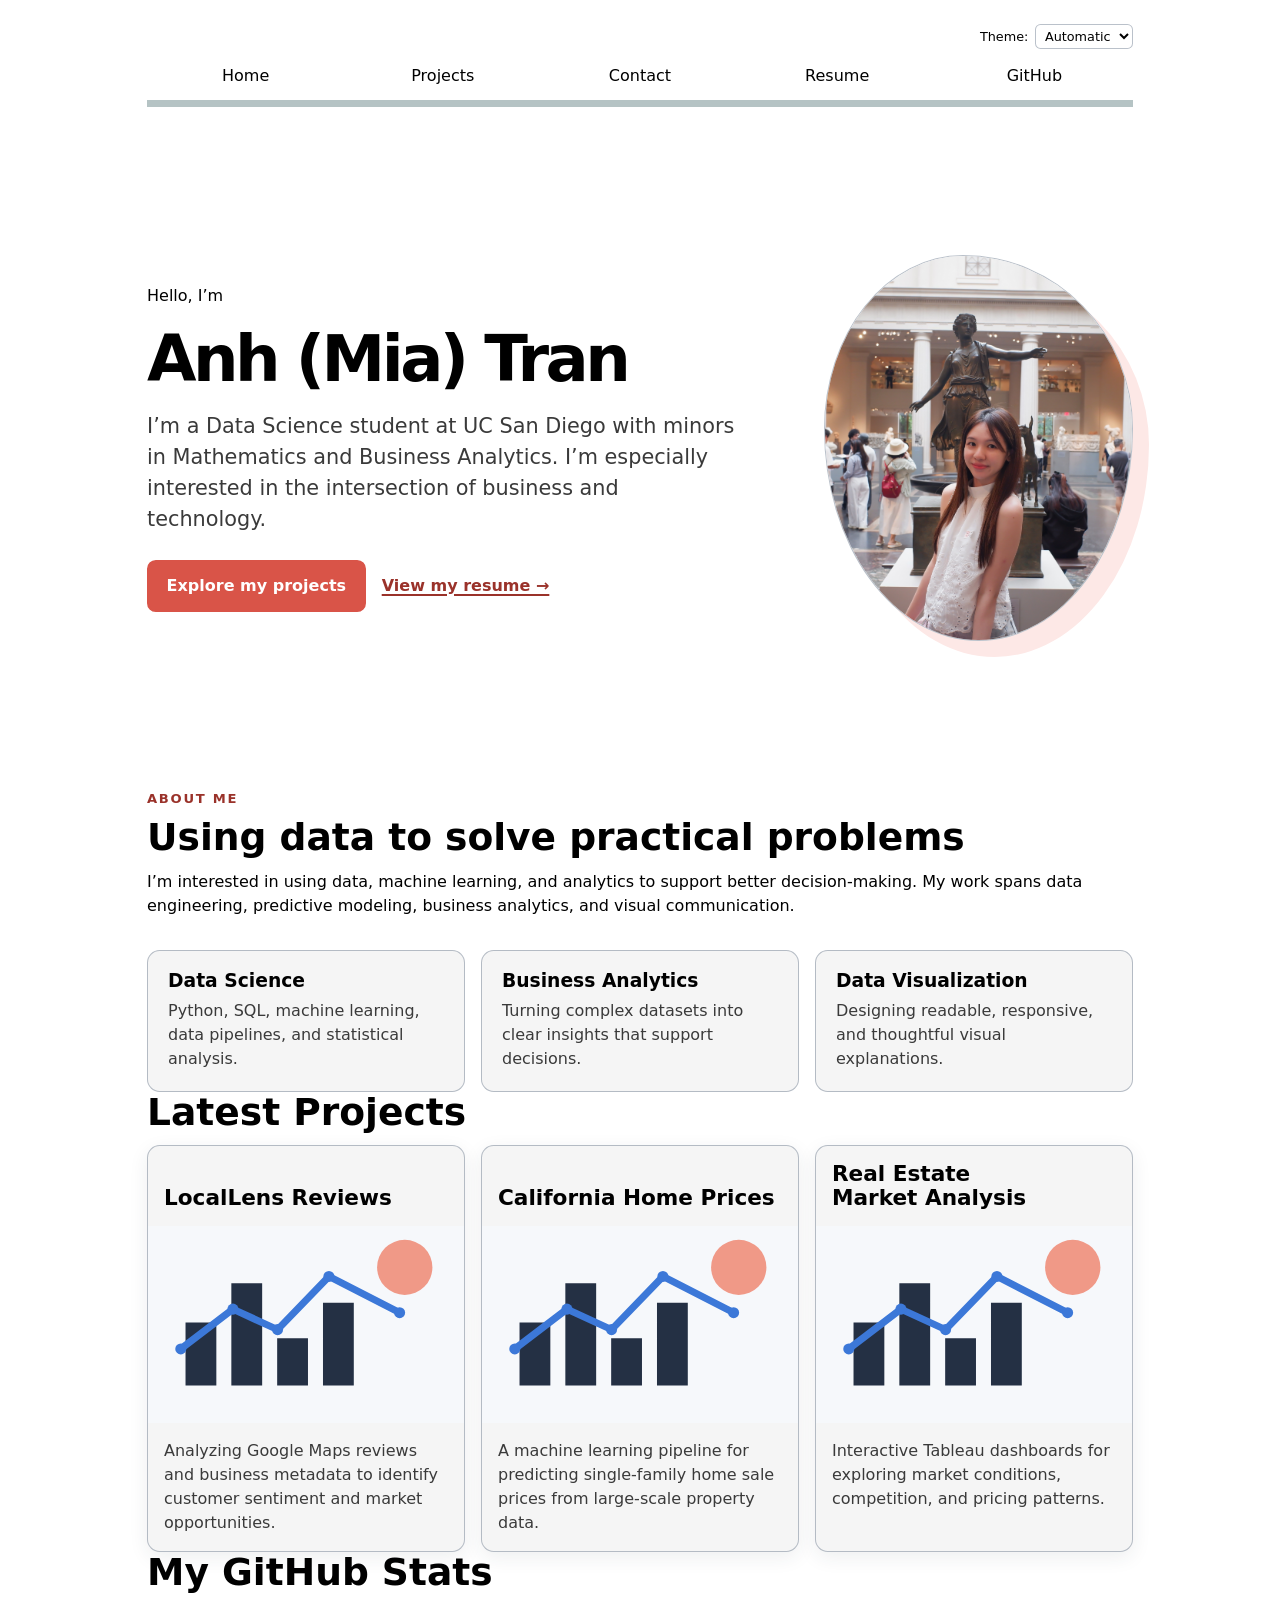
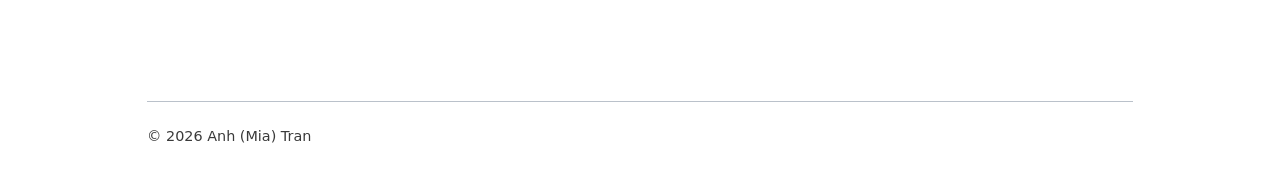
<file: index.html>
<!DOCTYPE html>
<html lang="en">
<head>
    <script type="module" src="global.js"></script>
    <script type="module" src="index.js"></script>
    <meta charset="UTF-8">
    <meta name="viewport" content="width=device-width, initial-scale=1.0">
    <meta name="description" content="Anh (Mia) Tran's personal site and data science portfolio.">
    <title>Anh (Mia) Tran: Personal Site and Portfolio</title>
    <link rel="stylesheet" href="style.css">
    <script type="module" src="global.js"></script>
</head>
<body>
    <main>
        <section class="hero">
            <div>
                <p class="eyeb
                row">Hello, I’m</p>
                <h1>Anh (Mia) Tran</h1>
                <p class="lede">
                    I’m a Data Science student at UC San Diego with minors in Mathematics
                    and Business Analytics. I’m especially interested in the intersection
                    of business and technology.
                </p>
                <div class="actions">
                    <a class="button" href="projects/">Explore my projects</a>
                    <a class="text-link" href="resume/">View my resume →</a>
                </div>
            </div>
            <img class="portrait" src="image/mia.jpeg" alt="Portrait of Anh (Mia) Tran">
        </section>

        <section aria-labelledby="about-heading">
            <p class="eyebrow">About me</p>
            <h2 id="about-heading">Using data to solve practical problems</h2>
            <p>
                I’m interested in using data, machine learning, and analytics to support
                better decision-making. My work spans data engineering, predictive
                modeling, business analytics, and visual communication.
            </p>

            <div class="highlights">
                <article>
                    <h3>Data Science</h3>
                    <p>Python, SQL, machine learning, data pipelines, and statistical analysis.</p>
                </article>
                <article>
                    <h3>Business Analytics</h3>
                    <p>Turning complex datasets into clear insights that support decisions.</p>
                </article>
                <article>
                    <h3>Data Visualization</h3>
                    <p>Designing readable, responsive, and thoughtful visual explanations.</p>
                </article>
            </div>
        </section>
        <section>
            <h2>Latest Projects</h2>
            <div class="projects"></div>
        </section>
        <section>
            <h2>My GitHub Stats</h2>
            <div id="profile-stats"></div>
        </section>
    </main>

    <footer><p>© 2026 Anh (Mia) Tran</p></footer>
</body>
</html>
</file>
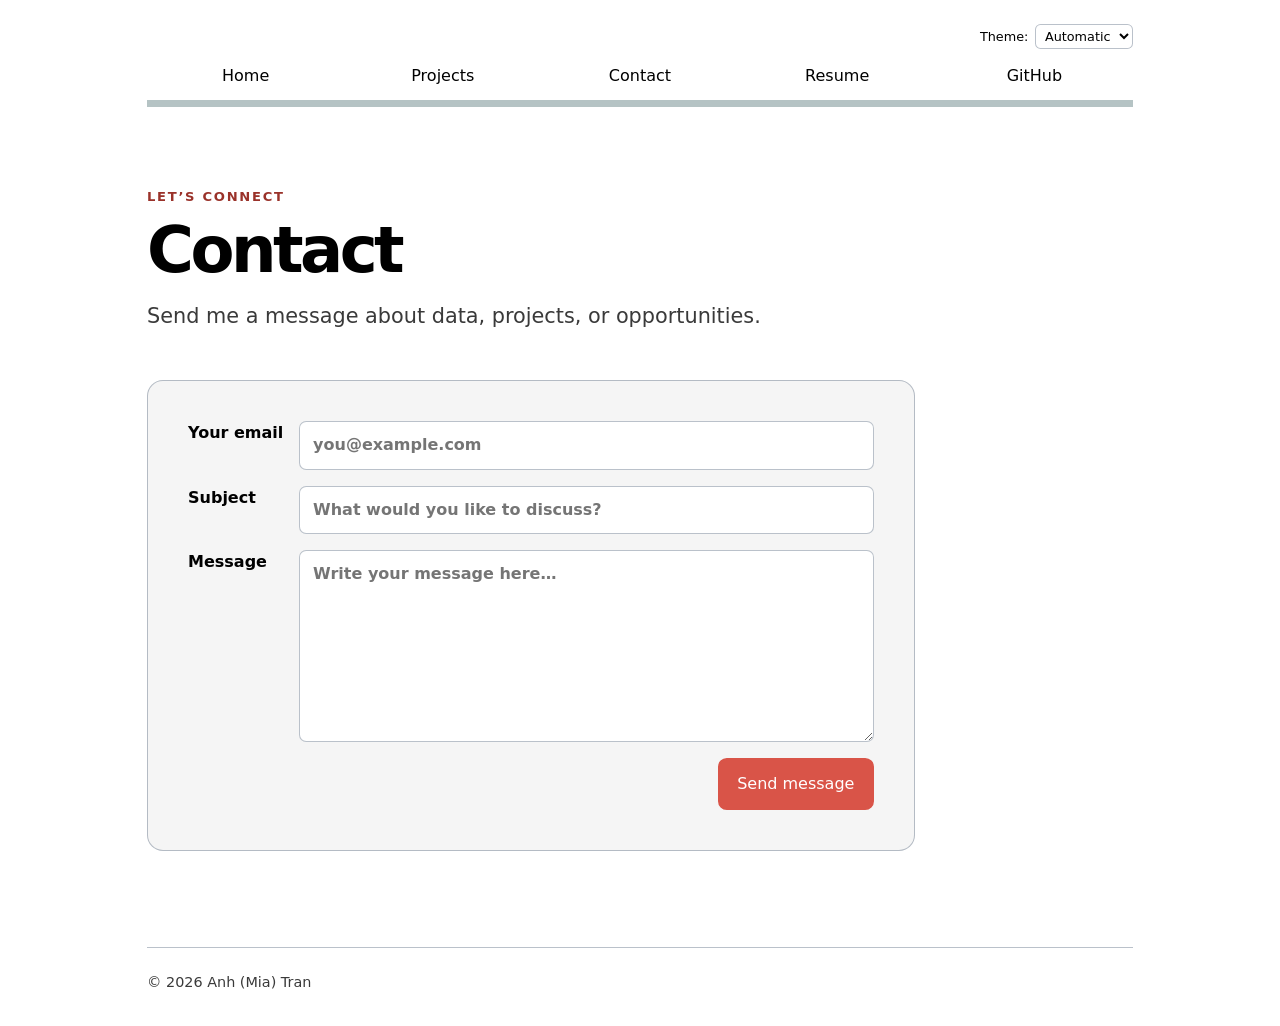
<file: contact/index.html>
<!DOCTYPE html>
<html lang="en">
<head>
    <meta charset="UTF-8">
    <meta name="viewport" content="width=device-width, initial-scale=1.0">
    <title>Contact — Mia Tran</title>
    <link rel="stylesheet" href="../style.css">
    <script type="module" src="../global.js"></script>
</head>
<body>
    <main>
        <header class="page-header">
            <p class="eyebrow">Let’s connect</p>
            <h1>Contact</h1>
            <p class="lede">Send me a message about data, projects, or opportunities.</p>
        </header>

        <form action="mailto:nnt003@ucsd.edu"
              method="POST"
              enctype="text/plain">
            <label>
                Your email
                <input
                    type="email"
                    name="email"
                    autocomplete="email"
                    placeholder="you@example.com"
                    required>
            </label>

            <label>
                Subject
                <input
                    name="subject"
                    placeholder="What would you like to discuss?"
                    required>
            </label>

            <label>
                Message
                <textarea
                    name="body"
                    rows="7"
                    placeholder="Write your message here…"
                    required></textarea>
            </label>

            <button type="submit">Send message</button>
        </form>
    </main>

    <footer>
        <p>© 2026 Anh (Mia) Tran</p>
    </footer>
</body>
</html>
</file>
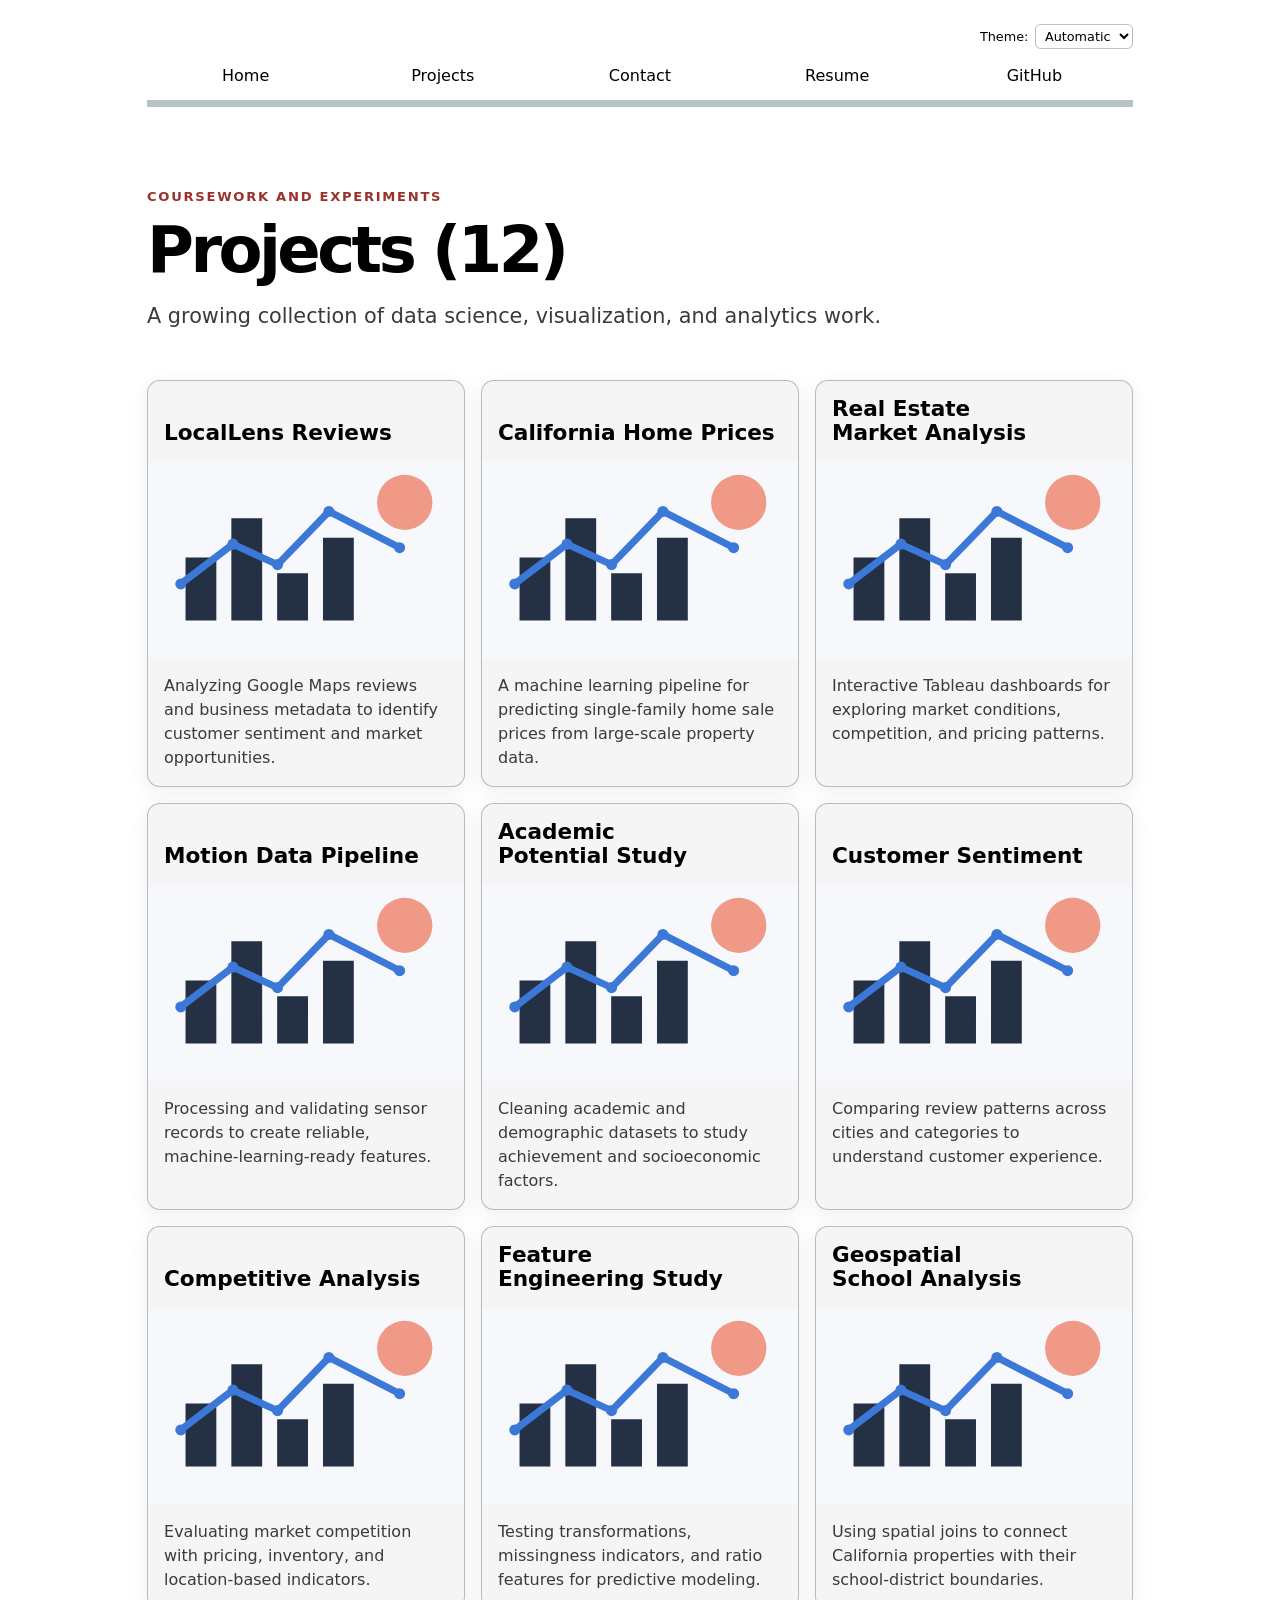
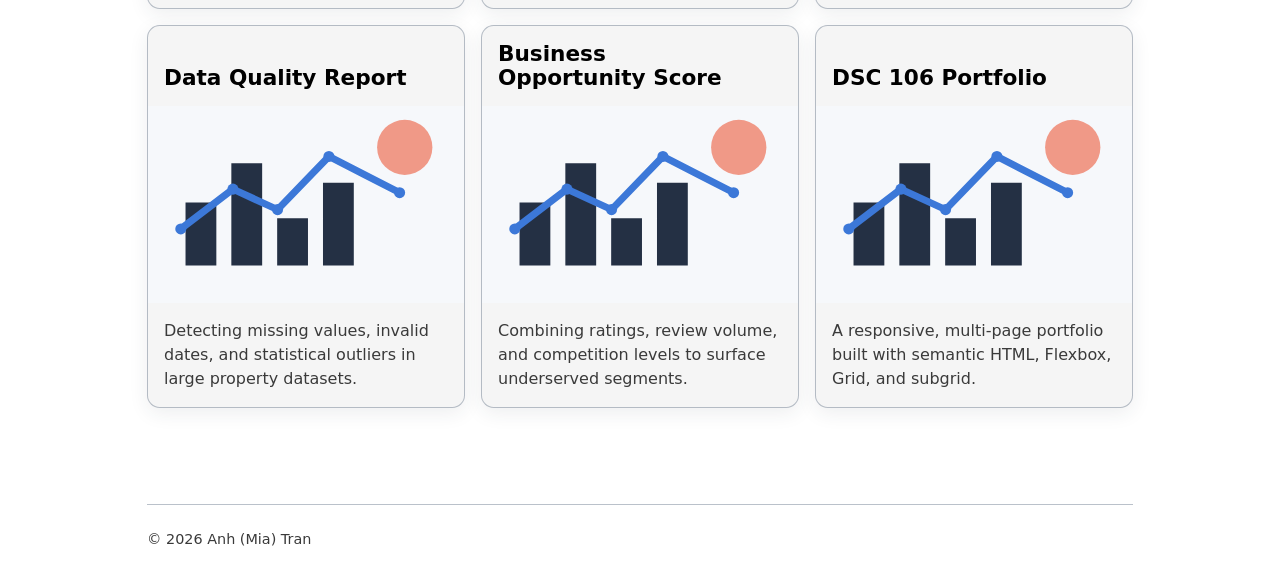
<file: projects/index.html>
<!DOCTYPE html>
<html lang="en">
<head>
    <meta charset="UTF-8">
    <meta name="viewport" content="width=device-width, initial-scale=1.0">
    <title>Projects — Mia Tran</title>
    <link rel="stylesheet" href="../style.css">
    <script type="module" src="../global.js"></script>
</head>
<body>
    <main>
        <header class="page-header">
            <p class="eyebrow">Coursework and experiments</p>
            <h1 class="projects-title">Projects</h1>
            <p class="lede">A growing collection of data science, visualization, and analytics work.</p>
        </header>

        <div class="projects">
            <!--
            <article><h2>LocalLens Reviews</h2><img src="../image/project-placeholder.svg" alt="Abstract chart illustration"><p>Analyzing Google Maps reviews and business metadata to identify customer sentiment and market opportunities.</p></article>
            <article><h2>California Home Prices</h2><img src="../image/project-placeholder.svg" alt="Abstract chart illustration"><p>A machine learning pipeline for predicting single-family home sale prices from large-scale property data.</p></article>
            <article><h2>Real Estate Market Analysis</h2><img src="../image/project-placeholder.svg" alt="Abstract chart illustration"><p>Interactive Tableau dashboards for exploring market conditions, competition, and pricing patterns.</p></article>
            <article><h2>Motion Data Pipeline</h2><img src="../image/project-placeholder.svg" alt="Abstract chart illustration"><p>Processing and validating sensor records to create reliable, machine-learning-ready features.</p></article>
            <article><h2>Academic Potential Study</h2><img src="../image/project-placeholder.svg" alt="Abstract chart illustration"><p>Cleaning academic and demographic datasets to study achievement and socioeconomic factors.</p></article>
            <article><h2>Customer Sentiment</h2><img src="../image/project-placeholder.svg" alt="Abstract chart illustration"><p>Comparing review patterns across cities and categories to understand customer experience.</p></article>
            <article><h2>Competitive Analysis</h2><img src="../image/project-placeholder.svg" alt="Abstract chart illustration"><p>Evaluating market competition with pricing, inventory, and location-based indicators.</p></article>
            <article><h2>Feature Engineering Study</h2><img src="../image/project-placeholder.svg" alt="Abstract chart illustration"><p>Testing transformations, missingness indicators, and ratio features for predictive modeling.</p></article>
            <article><h2>Geospatial School Analysis</h2><img src="../image/project-placeholder.svg" alt="Abstract chart illustration"><p>Using spatial joins to connect California properties with their school-district boundaries.</p></article>
            <article><h2>Data Quality Report</h2><img src="../image/project-placeholder.svg" alt="Abstract chart illustration"><p>Detecting missing values, invalid dates, and statistical outliers in large property datasets.</p></article>
            <article><h2>Business Opportunity Score</h2><img src="../image/project-placeholder.svg" alt="Abstract chart illustration"><p>Combining ratings, review volume, and competition levels to surface underserved segments.</p></article>
            <article><h2>DSC 106 Portfolio</h2><img src="../image/project-placeholder.svg" alt="Abstract chart illustration"><p>A responsive, multi-page portfolio built with semantic HTML, Flexbox, Grid, and subgrid.</p></article>
            -->
        </div>
    </main>

    <footer><p>© 2026 Anh (Mia) Tran</p></footer>

    <script type="module" src="projects.js"></script>
</body>
</html>
</file>
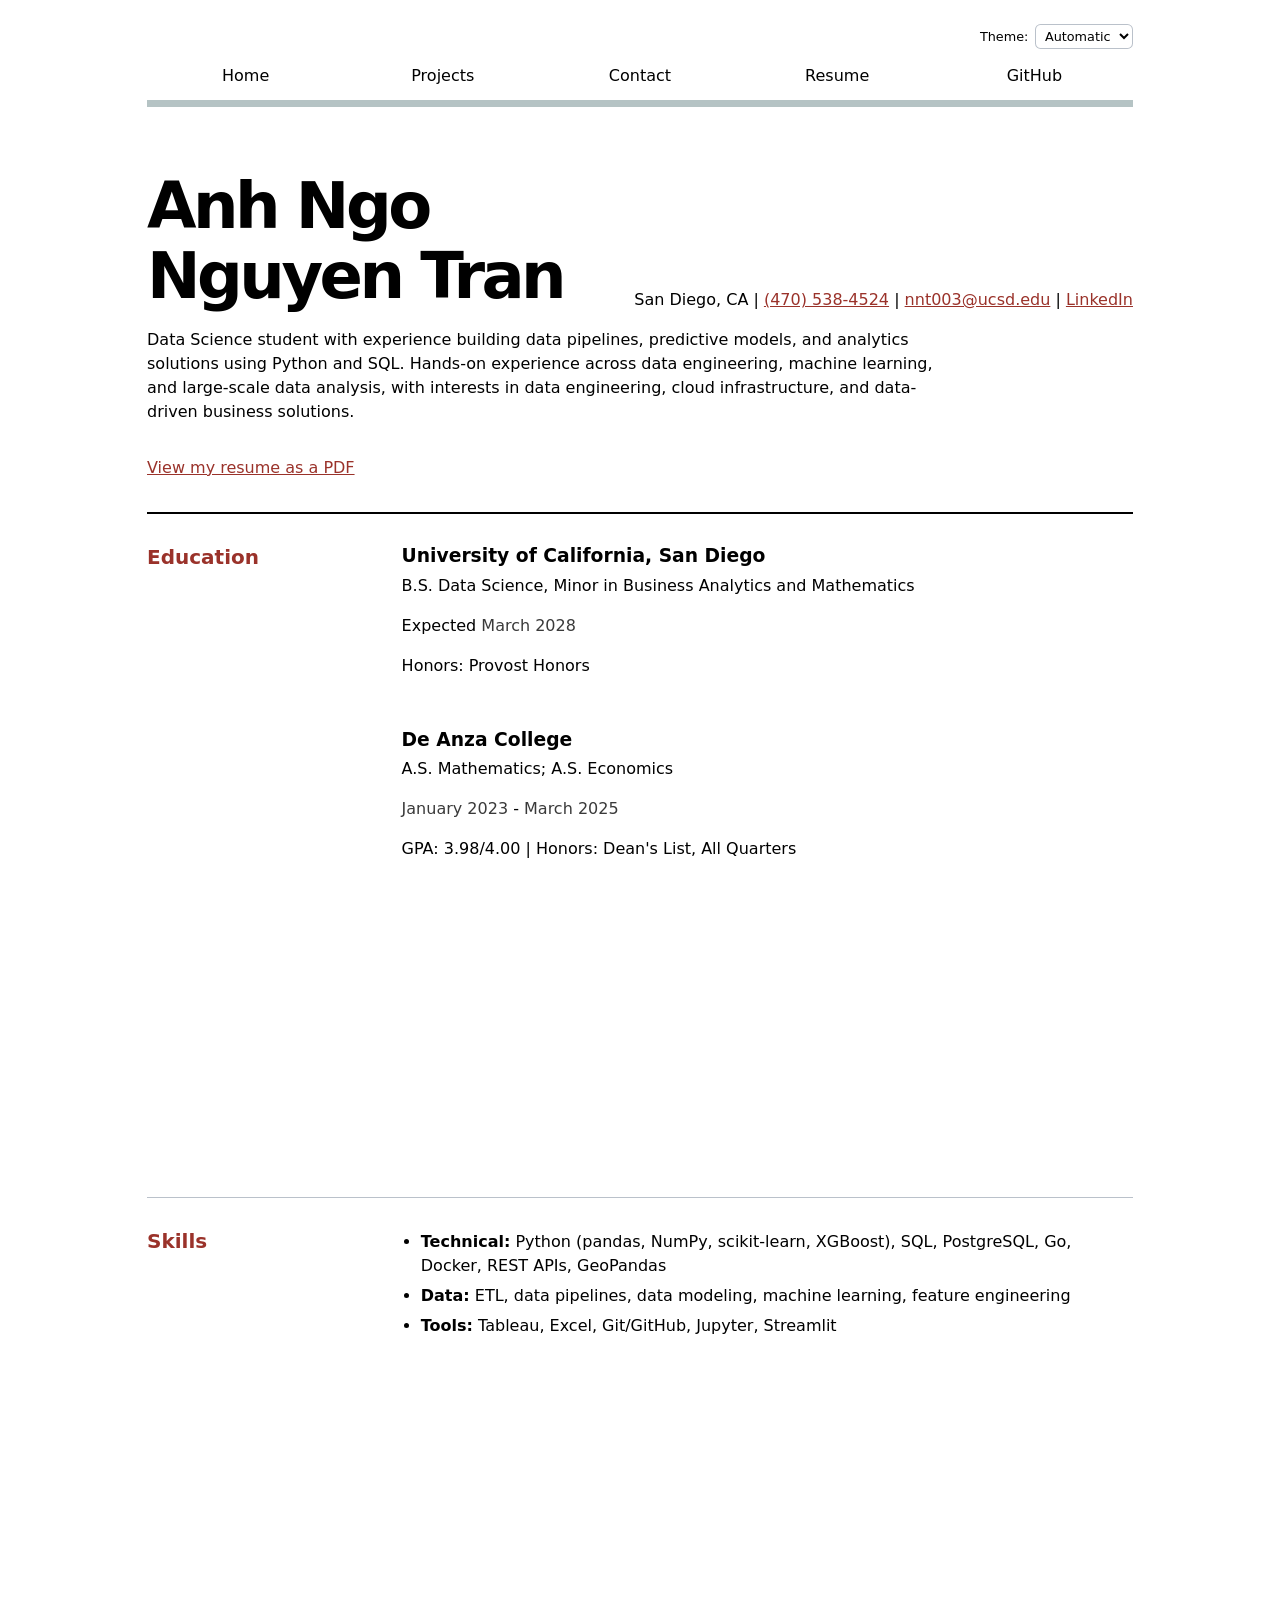
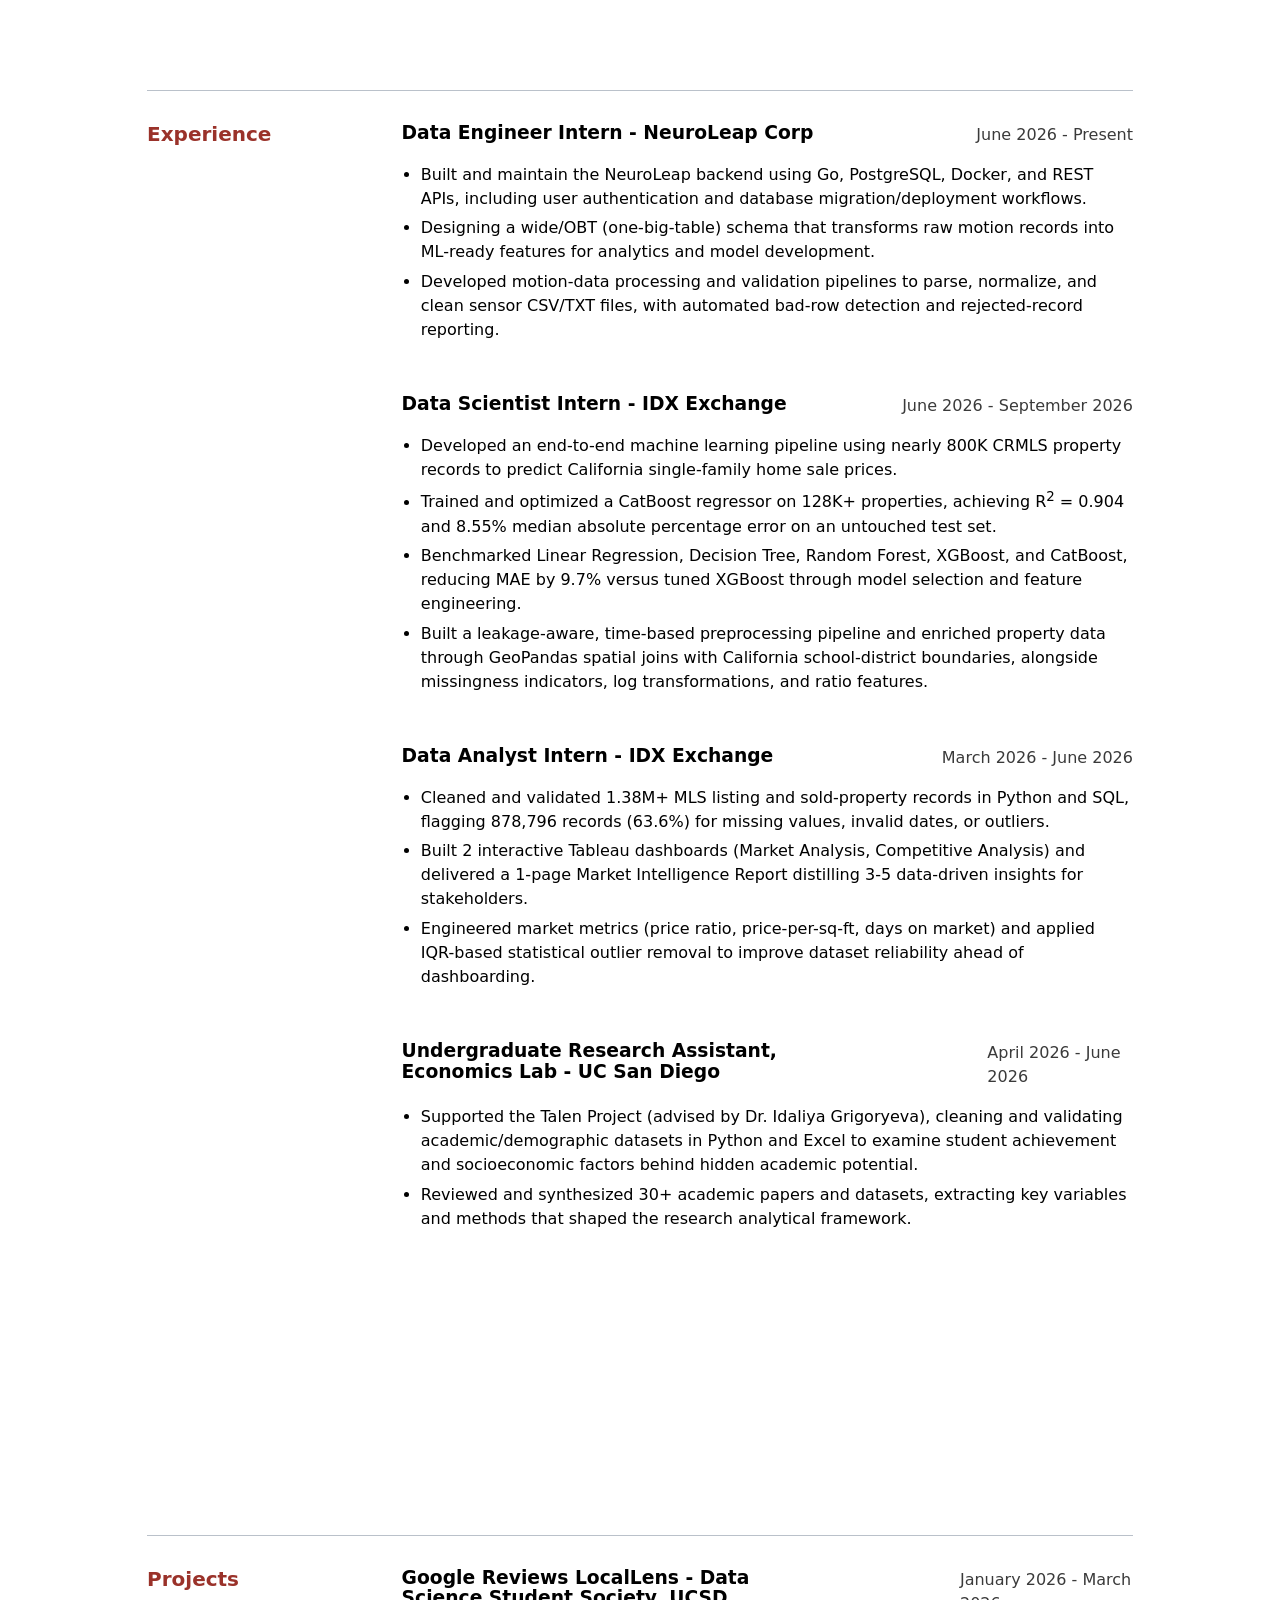
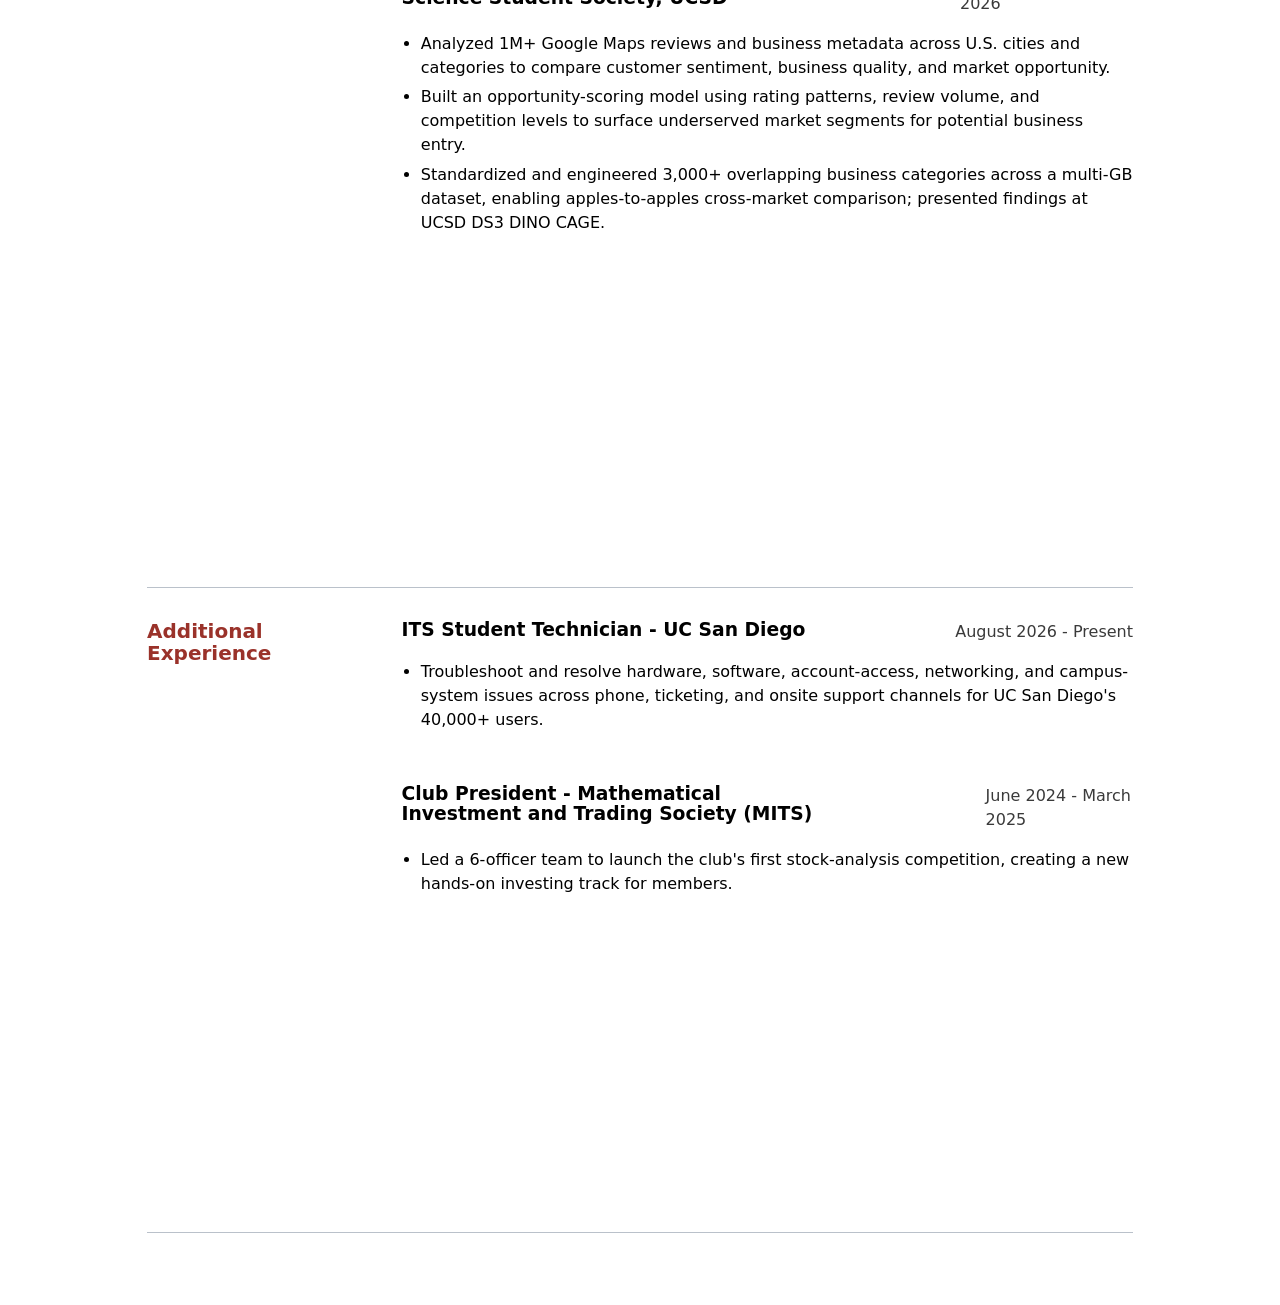
<file: resume/index.html>
<!DOCTYPE html>
<html lang="en">
<head>
    <meta charset="UTF-8">
    <meta name="viewport" content="width=device-width, initial-scale=1.0">
    <title>Resume - Anh Tran</title>
    <link rel="stylesheet" href="../style.css">
    <script type="module" src="../global.js"></script>
</head>
<body class="resume">
    <header class="resume-intro">
        <h1>Anh Ngo Nguyen Tran</h1>
        <address>
            San Diego, CA |
            <a href="tel:+14705384524">(470) 538-4524</a> |
            <a href="mailto:nnt003@ucsd.edu">nnt003@ucsd.edu</a> |
            <a href="https://www.linkedin.com/in/anh-tran-0a347018a/" target="_blank" rel="noopener">LinkedIn</a>
        </address>

        <p>
            Data Science student with experience building data pipelines, predictive models,
            and analytics solutions using Python and SQL. Hands-on experience across data
            engineering, machine learning, and large-scale data analysis, with interests in
            data engineering, cloud infrastructure, and data-driven business solutions.
        </p>

        <p>
            <a href="mia-tran-resume.pdf" target="_blank" rel="noopener">
                View my resume as a PDF
            </a>
        </p>
    </header>

    <main>
        <section>
            <h2>Education</h2>

            <article>
                <h3>University of California, San Diego</h3>
                <p>B.S. Data Science, Minor in Business Analytics and Mathematics</p>
                <p>Expected <time datetime="2028-03">March 2028</time></p>
                <p>Honors: Provost Honors</p>
            </article>

            <article>
                <h3>De Anza College</h3>
                <p>A.S. Mathematics; A.S. Economics</p>
                <p>
                    <time datetime="2023-01">January 2023</time> -
                    <time datetime="2025-03">March 2025</time>
                </p>
                <p>GPA: 3.98/4.00 | Honors: Dean's List, All Quarters</p>
            </article>
        </section>

        <section>
            <h2>Skills</h2>
            <ul>
                <li><strong>Technical:</strong> Python (pandas, NumPy, scikit-learn, XGBoost), SQL, PostgreSQL, Go, Docker, REST APIs, GeoPandas</li>
                <li><strong>Data:</strong> ETL, data pipelines, data modeling, machine learning, feature engineering</li>
                <li><strong>Tools:</strong> Tableau, Excel, Git/GitHub, Jupyter, Streamlit</li>
            </ul>
        </section>

        <section>
            <h2>Experience</h2>

            <article>
                <header>
                    <h3>Data Engineer Intern - NeuroLeap Corp</h3>
                    <p><time datetime="2026-06">June 2026</time> - Present</p>
                </header>
                <ul>
                    <li>Built and maintain the NeuroLeap backend using Go, PostgreSQL, Docker, and REST APIs, including user authentication and database migration/deployment workflows.</li>
                    <li>Designing a wide/OBT (one-big-table) schema that transforms raw motion records into ML-ready features for analytics and model development.</li>
                    <li>Developed motion-data processing and validation pipelines to parse, normalize, and clean sensor CSV/TXT files, with automated bad-row detection and rejected-record reporting.</li>
                </ul>
            </article>

            <article>
                <header>
                    <h3>Data Scientist Intern - IDX Exchange</h3>
                    <p>
                        <time datetime="2026-06">June 2026</time> -
                        <time datetime="2026-09">September 2026</time>
                    </p>
                </header>
                <ul>
                    <li>Developed an end-to-end machine learning pipeline using nearly 800K CRMLS property records to predict California single-family home sale prices.</li>
                    <li>Trained and optimized a CatBoost regressor on 128K+ properties, achieving R<sup>2</sup> = 0.904 and 8.55% median absolute percentage error on an untouched test set.</li>
                    <li>Benchmarked Linear Regression, Decision Tree, Random Forest, XGBoost, and CatBoost, reducing MAE by 9.7% versus tuned XGBoost through model selection and feature engineering.</li>
                    <li>Built a leakage-aware, time-based preprocessing pipeline and enriched property data through GeoPandas spatial joins with California school-district boundaries, alongside missingness indicators, log transformations, and ratio features.</li>
                </ul>
            </article>

            <article>
                <header>
                    <h3>Data Analyst Intern - IDX Exchange</h3>
                    <p>
                        <time datetime="2026-03">March 2026</time> -
                        <time datetime="2026-06">June 2026</time>
                    </p>
                </header>
                <ul>
                    <li>Cleaned and validated 1.38M+ MLS listing and sold-property records in Python and SQL, flagging 878,796 records (63.6%) for missing values, invalid dates, or outliers.</li>
                    <li>Built 2 interactive Tableau dashboards (Market Analysis, Competitive Analysis) and delivered a 1-page Market Intelligence Report distilling 3-5 data-driven insights for stakeholders.</li>
                    <li>Engineered market metrics (price ratio, price-per-sq-ft, days on market) and applied IQR-based statistical outlier removal to improve dataset reliability ahead of dashboarding.</li>
                </ul>
            </article>

            <article>
                <header>
                    <h3>Undergraduate Research Assistant, Economics Lab - UC San Diego</h3>
                    <p>
                        <time datetime="2026-04">April 2026</time> -
                        <time datetime="2026-06">June 2026</time>
                    </p>
                </header>
                <ul>
                    <li>Supported the Talen Project (advised by Dr. Idaliya Grigoryeva), cleaning and validating academic/demographic datasets in Python and Excel to examine student achievement and socioeconomic factors behind hidden academic potential.</li>
                    <li>Reviewed and synthesized 30+ academic papers and datasets, extracting key variables and methods that shaped the research analytical framework.</li>
                </ul>
            </article>
        </section>

        <section>
            <h2>Projects</h2>

            <article>
                <header>
                    <h3>Google Reviews LocalLens - Data Science Student Society, UCSD</h3>
                    <p>
                        <time datetime="2026-01">January 2026</time> -
                        <time datetime="2026-03">March 2026</time>
                    </p>
                </header>
                <ul>
                    <li>Analyzed 1M+ Google Maps reviews and business metadata across U.S. cities and categories to compare customer sentiment, business quality, and market opportunity.</li>
                    <li>Built an opportunity-scoring model using rating patterns, review volume, and competition levels to surface underserved market segments for potential business entry.</li>
                    <li>Standardized and engineered 3,000+ overlapping business categories across a multi-GB dataset, enabling apples-to-apples cross-market comparison; presented findings at UCSD DS3 DINO CAGE.</li>
                </ul>
            </article>
        </section>

        <section>
            <h2>Additional Experience</h2>

            <article>
                <header>
                    <h3>ITS Student Technician - UC San Diego</h3>
                    <p><time datetime="2026-08">August 2026</time> - Present</p>
                </header>
                <ul>
                    <li>Troubleshoot and resolve hardware, software, account-access, networking, and campus-system issues across phone, ticketing, and onsite support channels for UC San Diego's 40,000+ users.</li>
                </ul>
            </article>

            <article>
                <header>
                    <h3>Club President - Mathematical Investment and Trading Society (MITS)</h3>
                    <p>
                        <time datetime="2024-06">June 2024</time> -
                        <time datetime="2025-03">March 2025</time>
                    </p>
                </header>
                <ul>
                    <li>Led a 6-officer team to launch the club's first stock-analysis competition, creating a new hands-on investing track for members.</li>
                </ul>
            </article>
        </section>
    </main>
</body>
</html>
</file>
<file: style.css>
:root {
    --color-accent: oklch(62% 0.17 28);
    --color-accent-dark: light-dark(oklch(47% 0.14 28), oklch(78% 0.12 28));
    --color-accent-soft: color-mix(in oklch, var(--color-accent), canvas 86%);
    --color-ink: canvastext;
    --color-muted: color-mix(in oklch, canvastext, canvas 35%);
    --color-line: oklch(50% 0.04 255 / 40%);
    --color-surface: color-mix(in oklch, canvastext, canvas 97%);
    accent-color: var(--color-accent);
    color-scheme: light dark;
    color: var(--color-ink);
    background: canvas;
}

* {
    box-sizing: border-box;
}

/* Step 1: keep lines readable and center the page. */
body {
    position: relative;
    max-width: 100ch;
    min-height: 100vh;
    margin-inline: auto;
    padding: 2.75rem 1em 0;
    font: 100%/1.5 system-ui, -apple-system, BlinkMacSystemFont, "Segoe UI", sans-serif;
    background: canvas;
}

main {
    padding-block: clamp(2rem, 5vw, 4rem);
}

img {
    display: block;
    max-width: 100%;
    height: auto;
}

a {
    color: var(--color-accent-dark);
}

/* Step 2: one-dimensional navigation with Flexbox. */
nav {
    --border-color: oklch(50% 0.1 200 / 40%);
    display: flex;
    flex-wrap: wrap;
    margin-bottom: 1rem;
    border-bottom: 1px solid var(--border-color);
}

nav ul,
nav li {
    display: contents;
}

nav a {
    flex: 1 1 7rem;
    padding: 0.75em 0.5em;
    color: inherit;
    text-align: center;
    text-decoration: none;
    border-bottom: 0.4em solid transparent;
}

nav a.current {
    padding-bottom: 0.35em;
    border-bottom-color: var(--color-accent);
    font-weight: 700;
}

nav a:hover,
nav a:focus-visible {
    padding-bottom: 0.35em;
    border-bottom-color: var(--color-accent);
    background-color: color-mix(in oklch, var(--color-accent), canvas 85%);
}

.color-scheme {
    position: absolute;
    top: 0.75rem;
    right: 1rem;
    display: flex;
    align-items: center;
    gap: 0.4rem;
    font-size: 80%;
}

.color-scheme select {
    padding: 0.25em 0.4em;
    border: 1px solid var(--color-line);
    border-radius: 0.35rem;
    color: inherit;
    background: canvas;
}

/* Step 4.4: stronger heading hierarchy and balanced lines. */
h1 {
    margin: 0;
    font-size: clamp(3rem, 8vw, 4rem);
    letter-spacing: -0.055em;
}

h1,
h2,
h3,
h4,
h5,
h6 {
    line-height: 1.1;
    text-wrap: balance;
}

h2 {
    margin-block: 0 0.75rem;
    font-size: clamp(1.7rem, 4vw, 2.35rem);
}

h3 {
    margin-block: 0 0.45rem;
}

p {
    margin-block: 0 1rem;
}

.eyebrow {
    margin-bottom: 0.5rem;
    color: var(--color-accent-dark);
    font-size: 0.82rem;
    font-weight: 800;
    letter-spacing: 0.13em;
    text-transform: uppercase;
}

.lede {
    max-width: 58ch;
    color: var(--color-muted);
    font-size: clamp(1.1rem, 2vw, 1.3rem);
}

.page-header {
    margin-bottom: 3rem;
}

.page-header h1,
.hero h1 {
    margin-bottom: 1rem;
}

.hero {
    display: grid;
    grid-template-columns: minmax(0, 1.45fr) minmax(12rem, 0.75fr);
    align-items: center;
    gap: clamp(2rem, 7vw, 5rem);
    min-height: 58vh;
    margin-bottom: 5rem;
}

.portrait {
    width: min(100%, 21rem);
    aspect-ratio: 4 / 5;
    margin-inline: auto;
    border: 1px solid var(--color-line);
    border-radius: 45% 55% 50% 50% / 45% 45% 55% 55%;
    object-fit: cover;
    object-position: center 35%;
    box-shadow: 1rem 1rem 0 var(--color-accent-soft);
}

.actions {
    display: flex;
    flex-wrap: wrap;
    align-items: center;
    gap: 1rem;
    margin-top: 1.5rem;
}

.button,
button {
    display: inline-block;
    padding: 0.75em 1.1em;
    border: 2px solid var(--color-accent);
    border-radius: 0.55rem;
    color: white;
    background: var(--color-accent);
    font-weight: 750;
    text-decoration: none;
    cursor: pointer;
}

.button:hover,
button:hover {
    border-color: var(--color-accent-dark);
    background: var(--color-accent-dark);
}

.text-link {
    font-weight: 700;
    text-decoration-thickness: 0.12em;
    text-underline-offset: 0.2em;
}

.highlights {
    display: grid;
    grid-template-columns: repeat(auto-fit, minmax(13rem, 1fr));
    gap: 1rem;
    margin-top: 2rem;
}

.highlights article {
    padding: 1.25rem;
    border: 1px solid var(--color-line);
    border-radius: 0.8rem;
    background: var(--color-surface);
}

.highlights p {
    margin: 0;
    color: var(--color-muted);
}

/* Step 3: align the contact form with Grid and subgrid. */
form {
    display: grid;
    grid-template-columns: auto 1fr;
    gap: 1em;
    max-width: 48rem;
    padding: clamp(1.25rem, 4vw, 2.5rem);
    border: 1px solid var(--color-line);
    border-radius: 1rem;
    background: var(--color-surface);
}

form label {
    display: grid;
    grid-template-columns: subgrid;
    grid-column: 1 / -1;
    align-items: start;
    font-weight: 700;
}

input,
textarea,
button,
select {
    font: inherit;
}

input,
textarea {
    width: 100%;
    padding: 0.7em 0.8em;
    border: 1px solid var(--color-line);
    border-radius: 0.45rem;
    color: var(--color-ink);
    background: canvas;
    box-sizing: border-box;
}

input:focus,
textarea:focus {
    border-color: var(--color-accent);
    outline: 3px solid var(--color-accent-soft);
}

textarea {
    resize: vertical;
}

form button {
    grid-column: 1 / -1;
    justify-self: end;
}

/* Step 4: responsive cards with Grid and aligned subgrid rows. */
.projects {
    display: grid;
    grid-template-columns: repeat(auto-fill, minmax(15em, 1fr));
    gap: 1em;
}

.projects article {
    display: grid;
    grid-template-rows: subgrid;
    grid-row: span 3;
    overflow: hidden;
    border: 1px solid var(--color-line);
    border-radius: 0.8rem;
    background: var(--color-surface);
    box-shadow: 0 0.35rem 1.2rem oklch(30% 0.03 255 / 8%);
}

.projects h2 {
    align-self: end;
    margin: 0;
    padding: 1rem 1rem 0;
    font-size: 1.35rem;
}

.projects img {
    width: 100%;
    aspect-ratio: 16 / 10;
    object-fit: cover;
}

.projects p {
    margin: 0;
    padding: 0 1rem 1rem;
    color: var(--color-muted);
}

/* Step 5: resume-specific hierarchy and alignment. */
.resume-intro {
    display: grid;
    grid-template-columns: minmax(0, 1fr) auto;
    gap: 1rem 2rem;
    padding-block: 3rem 2rem;
    border-bottom: 2px solid var(--color-ink);
}

.resume-intro h1 {
    grid-column: 1;
}

.resume-intro address {
    grid-column: 2;
    grid-row: 1;
    align-self: end;
    font-style: normal;
    text-align: right;
}

.resume-intro > p {
    grid-column: 1 / -1;
    max-width: 78ch;
}

.resume-intro > p:last-child {
    margin: 0;
}

.resume main {
    padding-top: 0;
}

.resume section {
    display: grid;
    grid-template-columns: minmax(9rem, 0.7fr) 2.3fr;
    gap: 1rem 2rem;
    padding-block: 2rem;
    border-bottom: 1px solid var(--color-line);
}

.resume section > h2 {
    grid-column: 1;
    grid-row: 1 / span 20;
    color: var(--color-accent-dark);
    font-size: 1.25rem;
}

.resume section > article,
.resume section > ul,
.resume section > p {
    grid-column: 2;
}

.resume article + article {
    margin-top: 1.25rem;
}

.resume article header {
    display: flex;
    justify-content: space-between;
    align-items: start;
    gap: 1rem;
}

.resume article header p,
.resume time {
    color: var(--color-muted);
}

.resume ul {
    margin-top: 0;
    padding-left: 1.2rem;
}

.resume li + li {
    margin-top: 0.35rem;
}

footer {
    margin-top: 2rem;
    padding-block: 1.5rem;
    border-top: 1px solid var(--color-line);
    color: var(--color-muted);
    font-size: 0.9rem;
}

footer p {
    margin: 0;
}

@media (max-width: 42rem) {
    .hero {
        grid-template-columns: 1fr;
        min-height: auto;
    }

    .portrait {
        grid-row: 1;
        width: min(70%, 16rem);
    }

    form {
        grid-template-columns: 1fr;
    }

    form label {
        grid-template-columns: 1fr;
        gap: 0.35rem;
    }

    form button {
        justify-self: stretch;
    }

    .resume-intro,
    .resume section {
        grid-template-columns: 1fr;
    }

    .resume-intro h1,
    .resume-intro address,
    .resume-intro > p,
    .resume section > h2,
    .resume section > article,
    .resume section > ul,
    .resume section > p {
        grid-column: 1;
        grid-row: auto;
    }

    .resume-intro address {
        text-align: left;
    }
}

@media print {
    nav,
    footer {
        display: none;
    }

    body {
        max-width: none;
        padding: 0;
    }

    main {
        padding: 0;
    }
}


/* Lab 3: Automatic light/dark mode */
html {
    color-scheme: light dark;
}

/* Theme switcher position */
.color-scheme {
    position: absolute;
    top: 1rem;
    right: 1rem;
    font-size: 80%;
}

/* Make dropdown inherit font */
.color-scheme select {
    font: inherit;
}

/* Highlight current navigation link */
nav a.current {
    border-bottom: 0.4em solid;
    border-bottom-color: var(--color-accent, currentColor);
}

/* Make navigation borders softer in dark mode */
nav {
    --border-color: oklch(50% 10% 200 / 40%);
}

nav a {
    border-bottom-color: var(--border-color);
}
</file>
